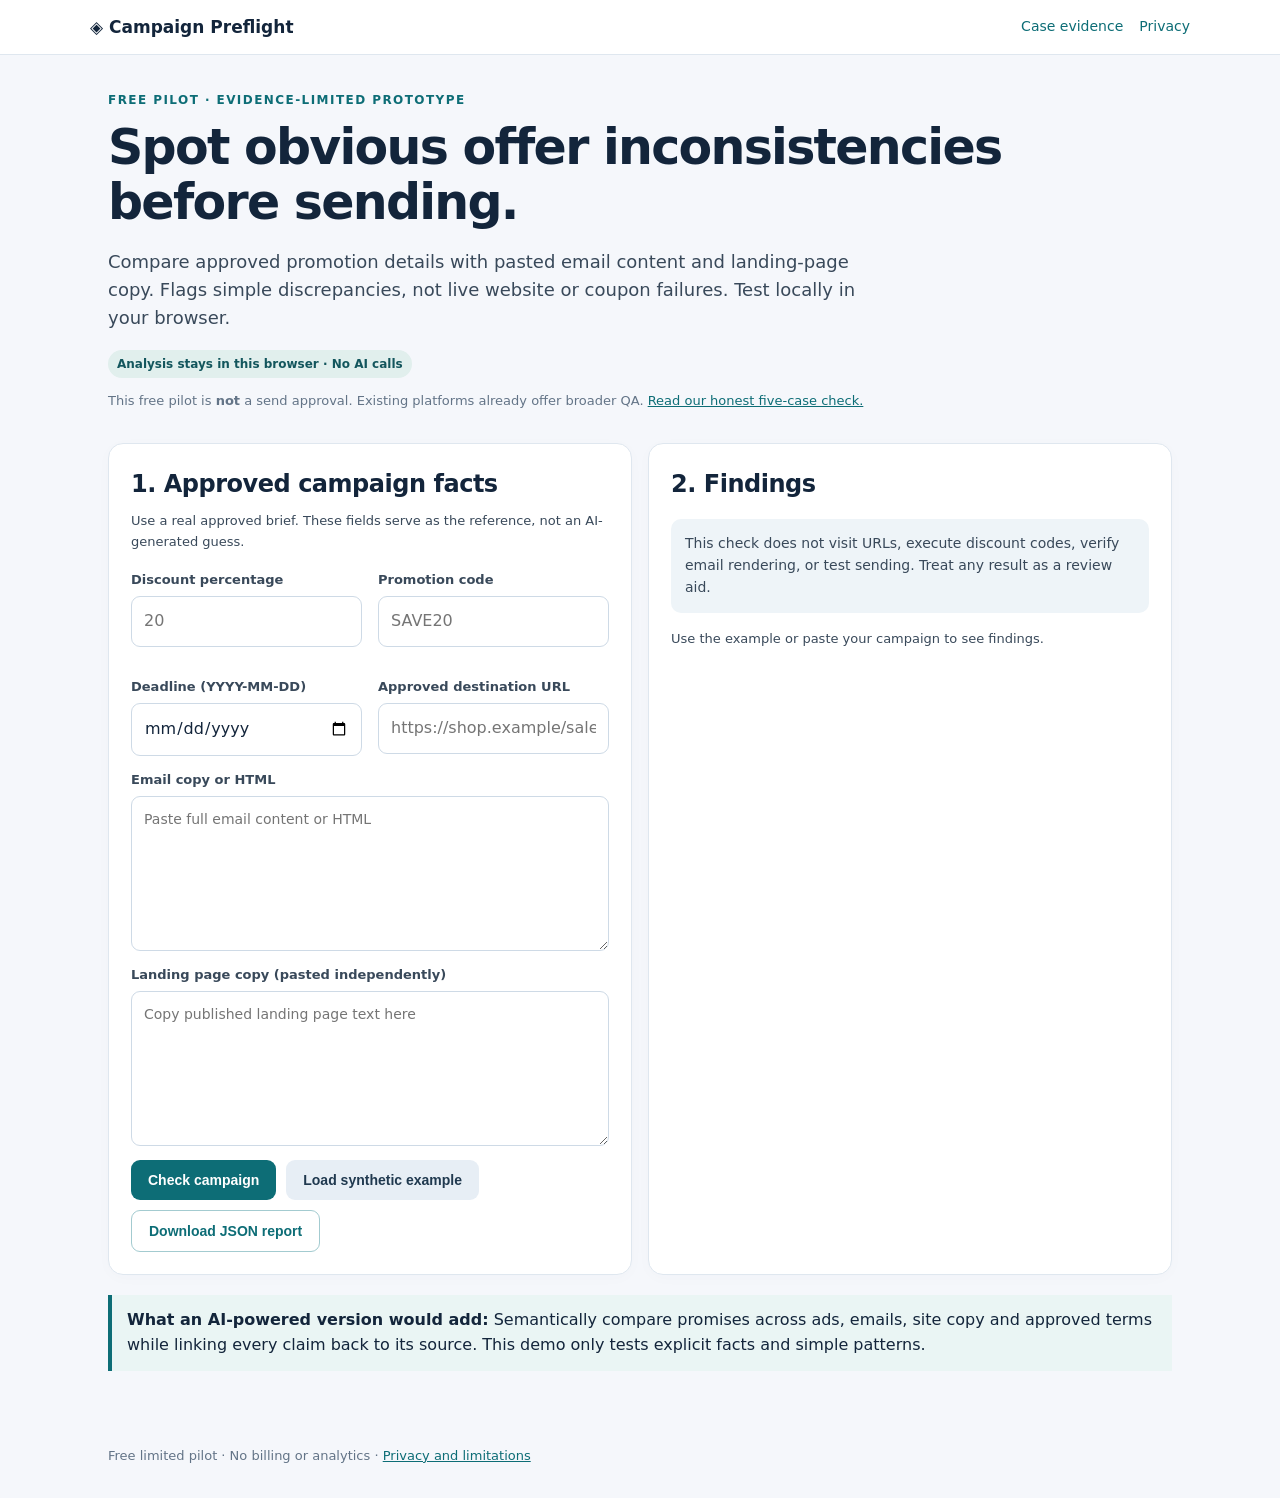
<file: index.html>
<!doctype html><html lang="en"><head><meta charset="utf-8"><meta name="viewport" content="width=device-width,initial-scale=1"><title>Campaign Preflight · Free Evidence-Limited QA Pilot</title><meta name="description" content="Free browser-local pre-send check for obvious inconsistencies between an approved promotional offer, email and pasted landing-page copy. No uploads or account needed."><link rel="stylesheet" href="styles.css"></head><body>
<header><a class="mark" href="index.html">◈ Campaign Preflight</a><nav><a href="cases.html">Case evidence</a><a href="privacy.html">Privacy</a></nav></header><main><section class="hero"><span class="eyebrow">Free pilot · Evidence-limited prototype</span><h1>Spot obvious offer inconsistencies before sending.</h1><p class="lede">Compare approved promotion details with pasted email content and landing-page copy. Flags simple discrepancies, not live website or coupon failures. Test locally in your browser.</p><span class="tag">Analysis stays in this browser · No AI calls</span><p class="hint">This free pilot is <strong>not</strong> a send approval. Existing platforms already offer broader QA. <a href="cases.html">Read our honest five-case check.</a></p></section>
<div class="grid"><section class="panel"><h2>1. Approved campaign facts</h2><p class="hint">Use a real approved brief. These fields serve as the reference, not an AI-generated guess.</p><div class="formgrid"><div class="field"><label for="pct">Discount percentage</label><input id="pct" type="number" min="0" max="100" placeholder="20"></div><div class="field"><label for="code">Promotion code</label><input id="code" placeholder="SAVE20"></div><div class="field"><label for="deadline">Deadline (YYYY-MM-DD)</label><input id="deadline" type="date"></div><div class="field"><label for="url">Approved destination URL</label><input id="url" type="url" placeholder="https://shop.example/sale"></div></div>
<div class="field"><label for="email">Email copy or HTML</label><textarea id="email" placeholder="Paste full email content or HTML"></textarea></div><div class="field"><label for="landing">Landing page copy (pasted independently)</label><textarea id="landing" placeholder="Copy published landing page text here"></textarea></div><div class="actions"><button id="run">Check campaign</button><button class="secondary" id="demo">Load synthetic example</button><button class="ghost" id="download" disabled>Download JSON report</button></div></section>
<section class="panel"><h2>2. Findings</h2><div class="notice">This check does not visit URLs, execute discount codes, verify email rendering, or test sending. Treat any result as a review aid.</div><div id="result"><p class="hint">Use the example or paste your campaign to see findings.</p></div></section></div>
<div class="callout"><strong>What an AI-powered version would add:</strong> Semantically compare promises across ads, emails, site copy and approved terms while linking every claim back to its source. This demo only tests explicit facts and simple patterns.</div></main><footer>Free limited pilot · No billing or analytics · <a href="privacy.html">Privacy and limitations</a></footer><script src="logic.js"></script><script>
(function(){let last=null;const $=id=>document.getElementById(id);
$('demo').onclick=()=>{ $('pct').value='20';$('code').value='SAVE20';$('deadline').value='2026-11-10';$('url').value='https://sample-shop.test/sale';$('email').value='<h1>Weekend offer: 15% off</h1><p>Use code SAVE15. Ends 2026-11-11.</p><a href="#">Shop the sale</a>'; $('landing').value='Weekend offer: 20% off. Use code SAVE20. Ends 2026-11-10.'; $('run').click();};
$('run').onclick=()=>{ const input={approved:{discountPercent:$('pct').value,promoCode:$('code').value,deadline:$('deadline').value,landingUrl:$('url').value},emailHtml:$('email').value,landingText:$('landing').value};last={timestamp:new Date().toISOString(),input,report:ProofLogic.auditCampaign(input)};$('download').disabled=false;render(last.report);};
function render(report){const out=$('result');out.textContent='';const ms=ProofLogic.metrics(report.issues);const stats=document.createElement('div');stats.className='summary';for(const [label,n] of [['Contradictions',ms.blockers],['Review',ms.reviews],['Unknown',ms.unknowns]]){const b=document.createElement('div');b.className='metric';const n1=document.createElement('b');n1.textContent=n;const cap=document.createElement('span');cap.textContent=label;b.append(n1,cap);stats.append(b);}out.append(stats);const header=document.createElement('p');header.className='hint';header.textContent=`Compared ${report.checked} user-provided text sources · ${report.links.length} HTML links identified`;out.append(header);report.issues.forEach(i=>{const el=document.createElement('div');el.className='finding';const badge=document.createElement('span');badge.className='severity '+i.level;badge.textContent=i.level+' · '+i.where;const title=document.createElement('strong');title.textContent=i.what;const why=document.createElement('p');why.textContent=i.why;el.append(badge,title,why);out.append(el);});}
$('download').onclick=()=>{if(!last)return;const blob=new Blob([JSON.stringify(last,null,2)],{type:'application/json'});const a=document.createElement('a');a.href=URL.createObjectURL(blob);a.download='campaign-preflight-report.json';a.click();URL.revokeObjectURL(a.href);};
})();
</script></body></html>
</file>
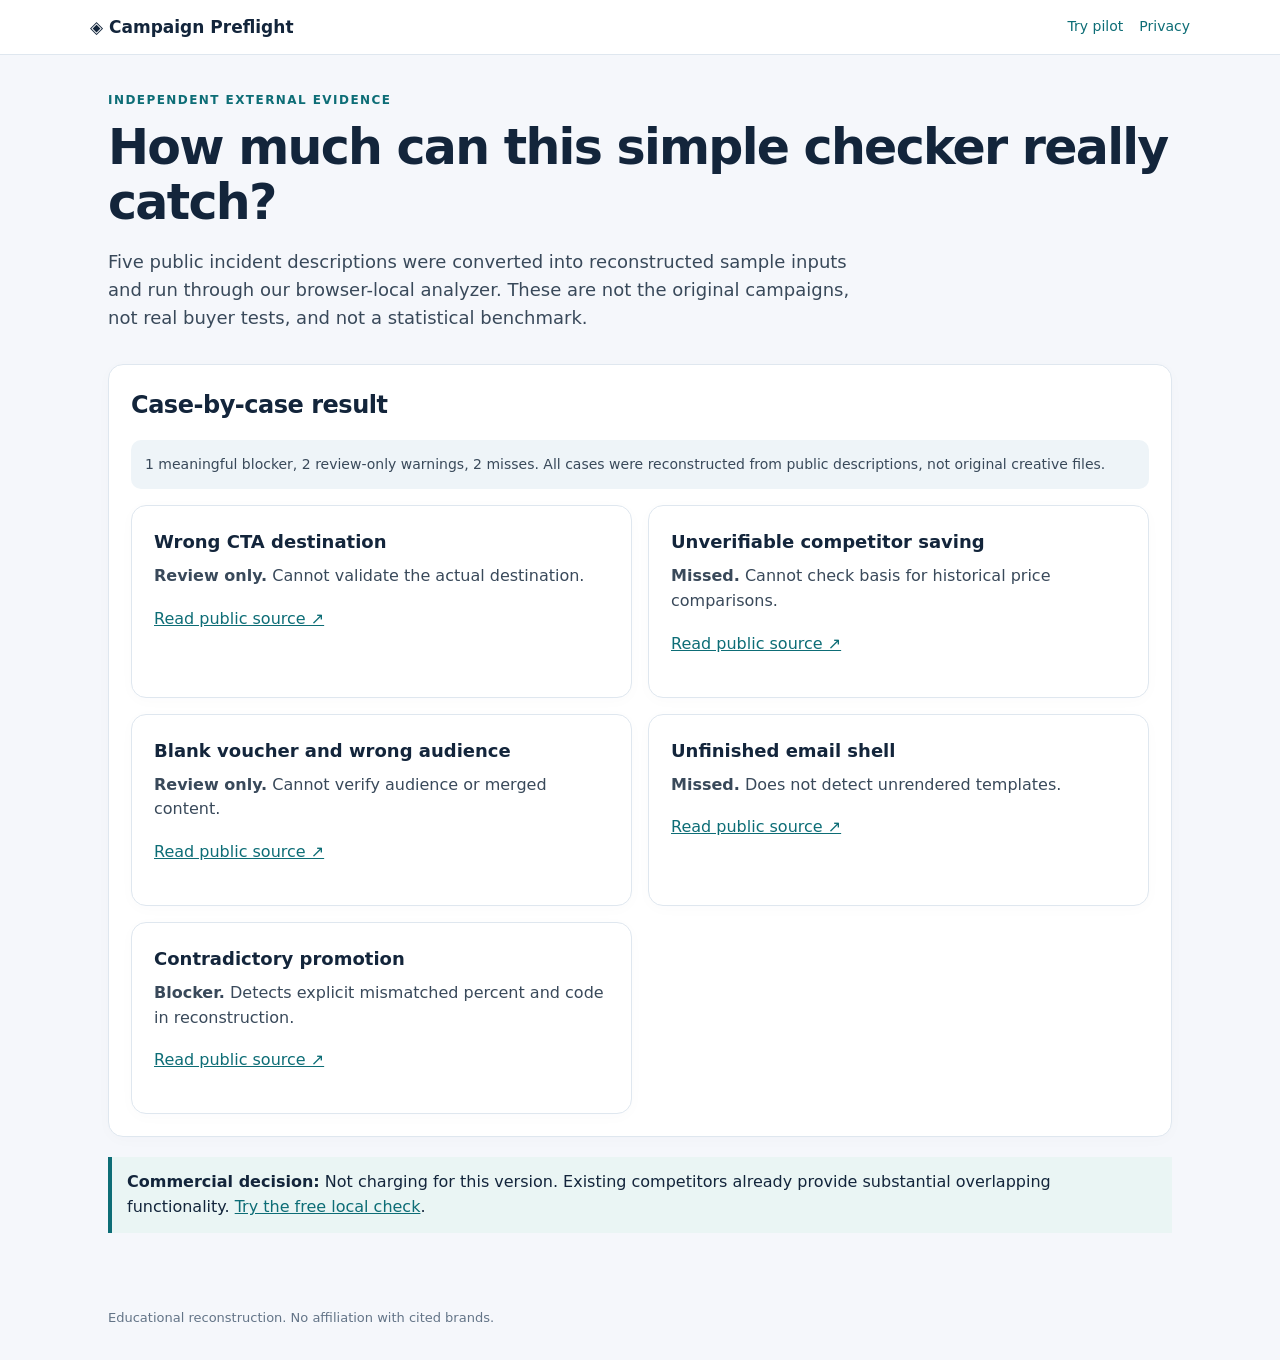
<file: cases.html>
<!doctype html><html lang="en"><head><meta charset="utf-8"><meta name="viewport" content="width=device-width,initial-scale=1"><link rel="stylesheet" href="styles.css"><title>Campaign Preflight · Public case evidence</title></head><body><header><a class="mark" href="index.html">◈ Campaign Preflight</a><nav><a href="index.html">Try pilot</a><a href="privacy.html">Privacy</a></nav></header><main><section class="hero"><span class="eyebrow">Independent external evidence</span><h1>How much can this simple checker really catch?</h1><p class="lede">Five public incident descriptions were converted into reconstructed sample inputs and run through our browser-local analyzer. These are not the original campaigns, not real buyer tests, and not a statistical benchmark.</p></section><section class="panel"><h2>Case-by-case result</h2><div class="notice">1 meaningful blocker, 2 review-only warnings, 2 misses. All cases were reconstructed from public descriptions, not original creative files.</div><div class="grid"><div class="panel"><h3>Wrong CTA destination</h3><p><strong>Review only.</strong> Cannot validate the actual destination.</p><p><a href="https://community.klaviyo.com/marketing-30/campaign-status-0-but-has-0-delivery-17604?postid=63210" target="_blank" rel="noopener noreferrer">Read public source ↗</a></p></div><div class="panel"><h3>Unverifiable competitor saving</h3><p><strong>Missed.</strong> Cannot check basis for historical price comparisons.</p><p><a href="https://www.asa.org.uk/rulings/on-the-beach-ltd-a25-1311296-on-the-beach-ltd.html" target="_blank" rel="noopener noreferrer">Read public source ↗</a></p></div><div class="panel"><h3>Blank voucher and wrong audience</h3><p><strong>Review only.</strong> Cannot verify audience or merged content.</p><p><a href="https://www.litmus.com/blog/community-contest-learning-from-email-mistakes" target="_blank" rel="noopener noreferrer">Read public source ↗</a></p></div><div class="panel"><h3>Unfinished email shell</h3><p><strong>Missed.</strong> Does not detect unrendered templates.</p><p><a href="https://www.litmus.com/blog/how-to-keep-calm-in-an-email-crisis-the-litmus-live-attendee-email-mistake" target="_blank" rel="noopener noreferrer">Read public source ↗</a></p></div><div class="panel"><h3>Contradictory promotion</h3><p><strong>Blocker.</strong> Detects explicit mismatched percent and code in reconstruction.</p><p><a href="https://synapseretention.com/demo" target="_blank" rel="noopener noreferrer">Read public source ↗</a></p></div></div></section><div class="callout"><strong>Commercial decision:</strong> Not charging for this version. Existing competitors already provide substantial overlapping functionality. <a href="index.html">Try the free local check</a>.</div></main><footer>Educational reconstruction. No affiliation with cited brands.</footer></body></html>
</file>
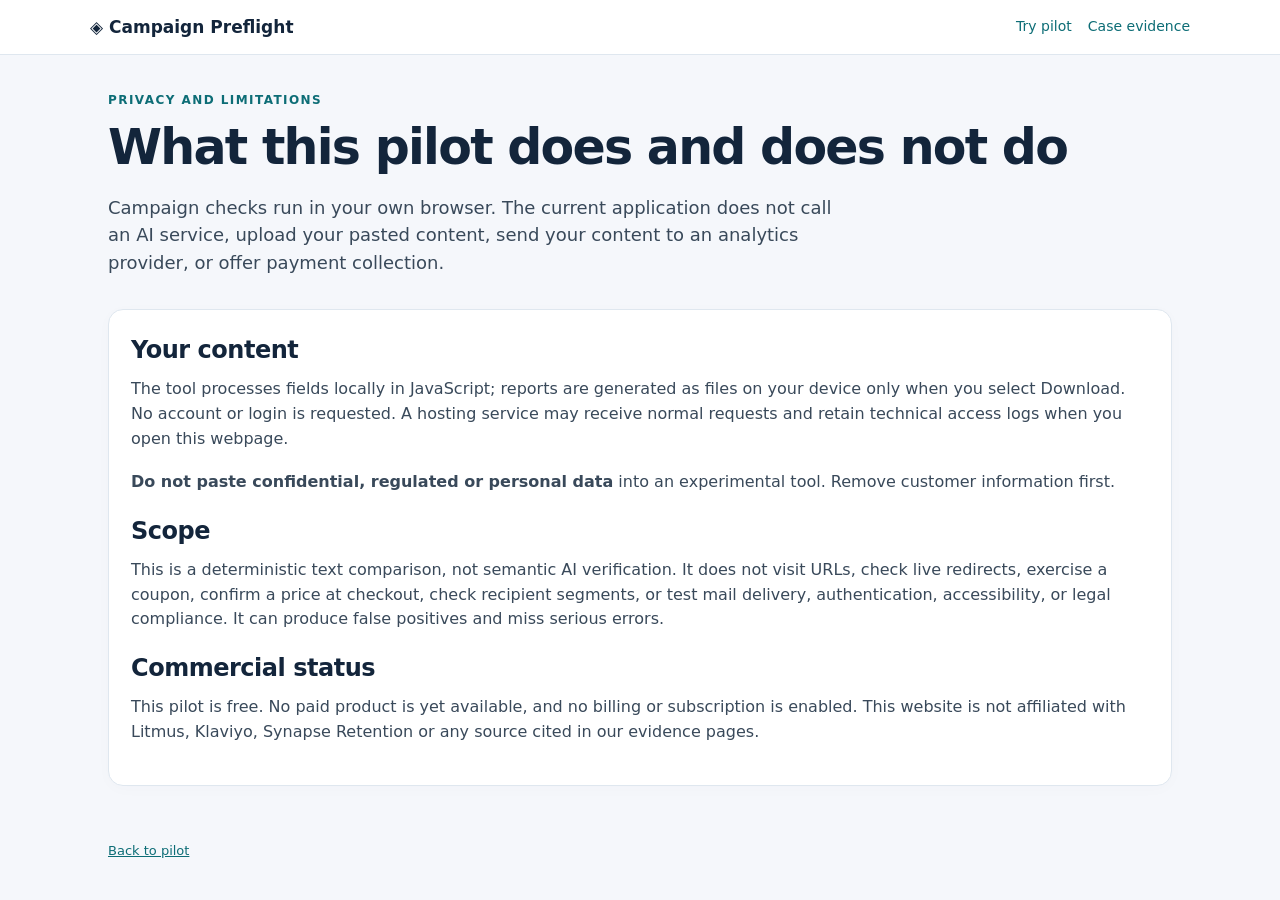
<file: privacy.html>
<!doctype html><html lang="en"><head><meta charset="utf-8"><meta name="viewport" content="width=device-width,initial-scale=1"><link rel="stylesheet" href="styles.css"><title>Campaign Preflight · Privacy & limitations</title></head><body><header><a class="mark" href="index.html">◈ Campaign Preflight</a><nav><a href="index.html">Try pilot</a><a href="cases.html">Case evidence</a></nav></header><main><section class="hero"><span class="eyebrow">Privacy and limitations</span><h1>What this pilot does and does not do</h1><p class="lede">Campaign checks run in your own browser. The current application does not call an AI service, upload your pasted content, send your content to an analytics provider, or offer payment collection.</p></section><section class="panel"><h2>Your content</h2><p>The tool processes fields locally in JavaScript; reports are generated as files on your device only when you select Download. No account or login is requested. A hosting service may receive normal requests and retain technical access logs when you open this webpage.</p><p><strong>Do not paste confidential, regulated or personal data</strong> into an experimental tool. Remove customer information first.</p><h2>Scope</h2><p>This is a deterministic text comparison, not semantic AI verification. It does not visit URLs, check live redirects, exercise a coupon, confirm a price at checkout, check recipient segments, or test mail delivery, authentication, accessibility, or legal compliance. It can produce false positives and miss serious errors.</p><h2>Commercial status</h2><p>This pilot is free. No paid product is yet available, and no billing or subscription is enabled. This website is not affiliated with Litmus, Klaviyo, Synapse Retention or any source cited in our evidence pages.</p></section></main><footer><a href="index.html">Back to pilot</a></footer></body></html>
</file>
<file: styles.css>
:root{color-scheme:light;--navy:#13253b;--body:#39495a;--bg:#f5f7fb;--paper:white;--accent:#0d6d76;--border:#dfe7ef;--muted:#637487;--warn:#9b3e26;--gold:#9c6b14;--ok:#146649}*{box-sizing:border-box}body{margin:0;background:var(--bg);color:var(--navy);font:16px/1.55 system-ui,-apple-system,'Segoe UI',sans-serif}a{color:var(--accent)}header{background:var(--paper);border-bottom:1px solid var(--border);padding:14px max(18px,calc((100vw - 1100px)/2));display:flex;align-items:center;justify-content:space-between;gap:12px}.mark{font-weight:750;font-size:17px;text-decoration:none;color:var(--navy)}nav{display:flex;gap:16px;flex-wrap:wrap}nav a{text-decoration:none;font-size:14px}main{max-width:1100px;padding:32px 18px 55px;margin:auto}.eyebrow{font-size:12px;text-transform:uppercase;letter-spacing:.12em;color:var(--accent);font-weight:760}h1{font-size:clamp(32px,5vw,49px);line-height:1.11;margin:9px 0 14px;letter-spacing:-.035em}h2{font-size:24px;letter-spacing:-.02em;margin:0 0 8px}h3{font-size:18px;margin:0 0 8px}.lede{font-size:18px;max-width:750px;color:var(--body)}.tag{display:inline-block;padding:5px 9px;border-radius:15px;background:#e1efed;color:#13565d;font-size:12px;font-weight:700}.hero{margin-bottom:32px}.grid{display:grid;grid-template-columns:repeat(2,minmax(0,1fr));gap:16px}.panel{border:1px solid var(--border);border-radius:15px;background:var(--paper);padding:22px;box-shadow:0 3px 16px #1a355005}.panel p{color:var(--body);margin:8px 0 18px}.stat{font-size:31px;font-weight:760}.hint{color:var(--muted);font-size:13px}.formgrid{display:grid;grid-template-columns:repeat(2,minmax(0,1fr));gap:16px}.field{display:flex;flex-direction:column;gap:6px;margin-bottom:14px}.field label{font-size:13px;font-weight:740;color:var(--body)}input,textarea{border:1px solid #cedae6;border-radius:9px;padding:12px;font:inherit;color:var(--navy);width:100%;background:#fff}textarea{min-height:155px;resize:vertical;font-size:14px;line-height:1.5}input:focus,textarea:focus{outline:3px solid #b3dddd;border-color:#398b9b}button,.cta{cursor:pointer;border:0;border-radius:9px;background:var(--accent);color:white;display:inline-block;padding:12px 17px;font-size:14px;font-weight:700;text-decoration:none}button.secondary,.cta.secondary{background:#e7eef5;color:#20394f}button.ghost{background:transparent;color:var(--accent);border:1px solid #a3cbd0}button:hover,.cta:hover{filter:brightness(.92)}.actions{display:flex;flex-wrap:wrap;gap:10px}.notice{border-radius:10px;background:#eef4f8;padding:14px;color:var(--body);font-size:14px;margin:16px 0}.callout{border-left:4px solid var(--accent);background:#eaf5f4;padding:13px 15px;margin:20px 0}.summary{display:grid;grid-template-columns:repeat(3,1fr);gap:9px;margin:18px 0}.metric{background:#f4f7fa;border:1px solid #e2e9f0;border-radius:10px;padding:13px}.metric b{font-size:24px;display:block}.metric span{font-size:12px;color:var(--muted)}.finding{border-bottom:1px solid var(--border);padding:14px 0}.finding:last-child{border-bottom:0}.finding strong{display:block}.finding p{margin:3px 0;color:var(--body);font-size:14px}.severity{font-weight:800;font-size:11px;letter-spacing:.08em;text-transform:uppercase}.severity.blocker{color:var(--warn)}.severity.review{color:var(--gold)}.severity.unknown{color:var(--muted)}.pill{padding:5px 8px;border-radius:12px;background:#edf3f8;font-size:12px;font-weight:700}footer{max-width:1100px;margin:0 auto 32px;padding:0 18px;font-size:13px;color:var(--muted)}[hidden]{display:none!important}table{border-collapse:collapse;width:100%;font-size:13px}th,td{text-align:left;padding:9px 8px;border-bottom:1px solid var(--border);vertical-align:top}th{background:#f1f6fa}@media(max-width:680px){.grid,.formgrid{grid-template-columns:1fr}.panel{padding:16px}header{align-items:start;flex-direction:column}.summary{grid-template-columns:repeat(3,minmax(0,1fr))}nav{gap:9px}}
</file>
